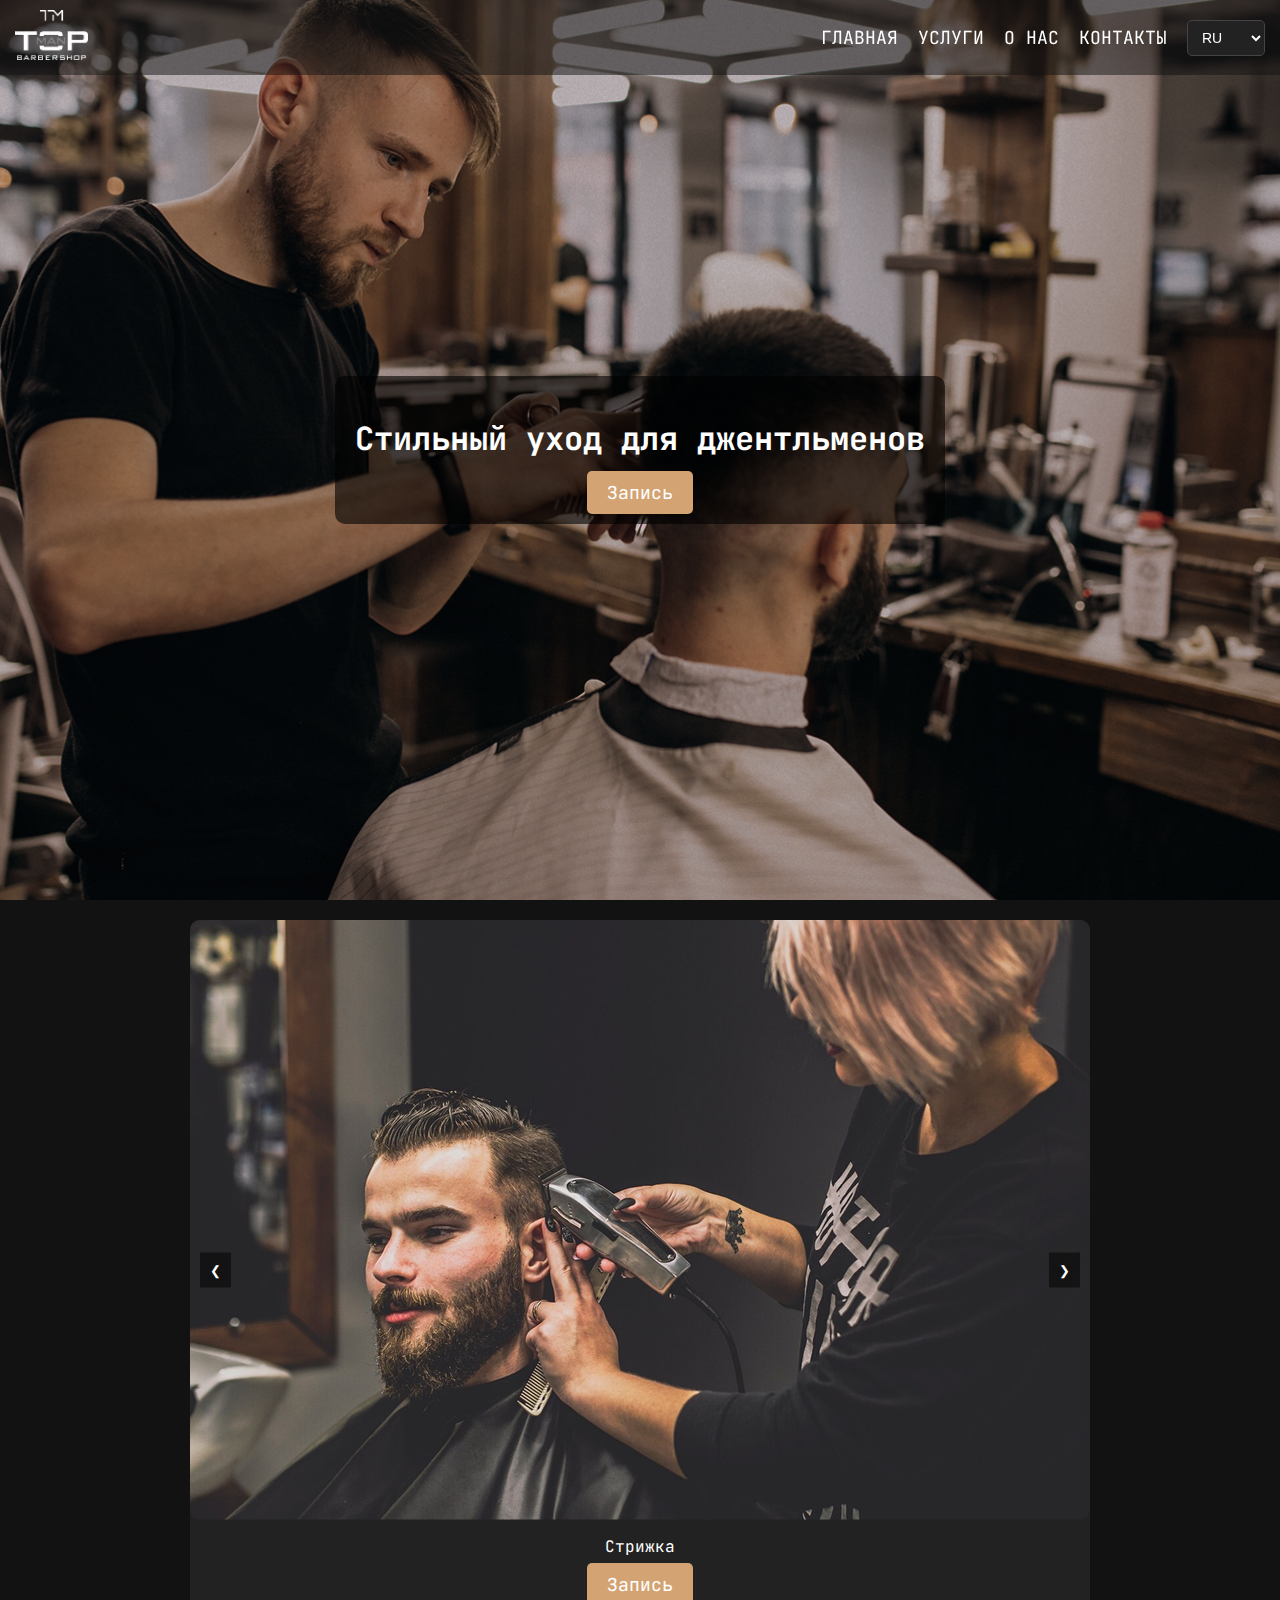
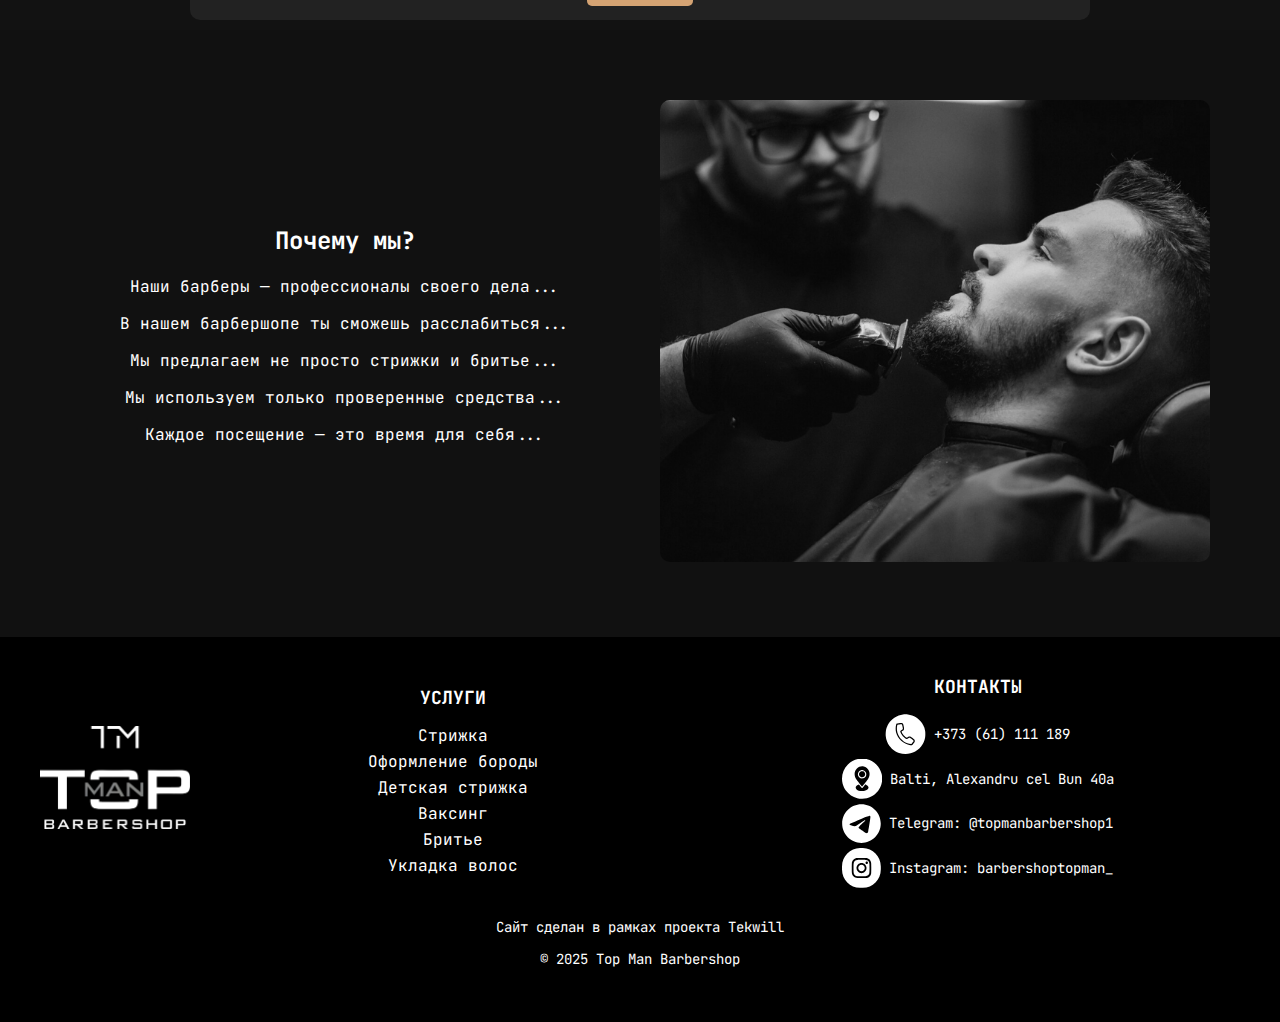
<file: index.html>
<!DOCTYPE html>
<html lang="ru">

<head>
    <meta charset="UTF-8" />
    <meta name="viewport" content="width=device-width, initial-scale=1.0" />
    <title data-translate="indexTitle">Top Man Barbershop</title>
    <link rel="stylesheet" href="css/styles.css" />
    <link rel="preconnect" href="https://fonts.googleapis.com" />
    <link rel="preconnect" href="https://fonts.gstatic.com" crossorigin />
    <link href="https://fonts.googleapis.com/css2?family=JetBrains+Mono:wght@100..800&display=swap" rel="stylesheet" />
    <link id="favicon" rel="icon" type="image/png" href="img/favicon-light.png" />
</head>

<body>
    <!-- Хедер -->
    <header class="header">
        <div class="logo">
            <a href="index.html"><img src="img/image_29-removebg-preview 1.png" alt="Logo" /></a>
        </div>
        <button class="hamburger-btn">
            <span class="hamburger-icon"></span>
            <span class="hamburger-icon"></span>
            <span class="hamburger-icon"></span>
        </button>
        <nav class="nav" id="navMenu">
            <a href="index.html" data-translate="home">Главная</a>
            <a href="pages/services.html" data-translate="services">Услуги</a>
            <a href="pages/about.html" data-translate="about">О нас</a>
            <a href="#contact" data-translate="contacts">Контакты</a>
            <div class="language-selector">
                <select id="languageSelect">
                    <option value="ru">RU</option>
                    <option value="en">EN</option>
                    <option value="ro">RO</option>
                </select>
            </div>
        </nav>
    </header>

    <!-- Основной контент -->
    <main>
        <!-- Герой секция -->
        <div class="hero">
            <div class="overlay">
                <h1 data-translate="slogan">Стильный уход для джентельменов</h1>
                <a class="btn" data-translate="booking" href="pages/services.html">Запись</a>
            </div>
        </div>

        <!-- Карусель -->
        <section id="services" class="carousel-container">
            <button class="carousel-btn prev">&#10094;</button>
            <button class="carousel-btn next">&#10095;</button>
            <div class="carousel">
                <div class="carousel-item">
                    <img src="img/image 32.png" alt="Фото 1" />
                    <p data-translate="haircut">Стрижка</p>
                    <a class="btn" data-translate="booking" href="pages/services.html">Запись</a>
                </div>
                <div class="carousel-item">
                    <img src="img/istockphoto-1185955900-612x612 1.png" alt="Фото 2" />
                    <p data-translate="beard">Оформление бороды</p>
                    <a class="btn" data-translate="booking" href="pages/services.html">Запись</a>
                </div>
                <div class="carousel-item">
                    <img src="img/image 35.png" alt="Фото 3" />
                    <p data-translate="waxing">Ваксинг</p>
                    <a class="btn" data-translate="booking" href="pages/services.html">Запись</a>
                </div>
            </div>
        </section>

        <!-- Секция "Почему мы?" -->
        <section id="why-us" class="why-us">
            <div class="why-us-container">
                <div class="why-us-text">
                    <h2 data-translate="whyUs">Почему мы?</h2>
                    <p data-translate="whyUsText1">Наши барберы — профессионалы своего дела...</p>
                    <p data-translate="whyUsText2">В нашем барбершопе ты сможешь расслабиться...</p>
                    <p data-translate="whyUsText3">Мы предлагаем не просто стрижки и бритье...</p>
                    <p data-translate="whyUsText4">Мы используем только проверенные средства...</p>
                    <p data-translate="whyUsText5">Каждое посещение — это время для себя...</p>
                </div>
                <div class="why-us-image">
                    <img src="img/image3.png" alt="Барбер за работой" />
                </div>
            </div>
        </section>
    </main>

    <!-- Футер -->
    <footer id="contact">
        <div class="footer-container">
            <div class="footer-logo">
                <img src="img/image_29-removebg-preview 1.png" alt="Top Man Barbershop" />
            </div>
            <div class="footer-services">
                <h3 data-translate="services">Услуги</h3>
                <ul>
                    <li data-translate="haircut">Мужская стрижка</li>
                    <li data-translate="beard">Оформление бороды</li>
                    <li data-translate="kidsHaircut">Детская стрижка</li>
                    <li data-translate="waxing">Ваксинг</li>
                    <li data-translate="shaving">Бритье</li>
                    <li data-translate="styling">Укладка волос</li>
                </ul>
            </div>
            <div class="footer-contacts">
                <h3 data-translate="contacts">Контакты</h3>
                <ul>
                    <li class="contact-item">
                        <img src="img/Телефон.svg" alt="Телефон" />
                        <a href="tel:+37361111189">+373 (61) 111 189</a>
                    </li>
                    <li class="contact-item">
                        <img src="img/Локация.svg" alt="Адрес" />
                        <a href="https://maps.app.goo.gl/9taKbz49qYcP1yCP8" target="_blank"
                            data-translate="address">Balti, Alexandru cel Bun 40a</a>
                    </li>
                    <li class="contact-item">
                        <img src="img/Telegram.svg" alt="Telegram" />
                        <a href="https://t.me/topmanbarbershop1" target="_blank">Telegram: @topmanbarbershop1</a>
                    </li>
                    <li class="contact-item">
                        <img src="img/Instagram.svg" alt="Instagram" />
                        <a href="https://www.instagram.com/barbershoptopman_/" target="_blank">Instagram:
                            barbershoptopman_</a>
                    </li>
                </ul>
            </div>
        </div>
        <div class="footer-text">
            <p data-translate="projectNote">Сайт сделан в рамках проекта Tekwill</p>
            <p>© 2025 Top Man Barbershop</p>
        </div>
    </footer>
    <script src="JS/scripts.js"></script>
    <script src="JS/scripts_translate.js"></script>
</body>

</html>
</file>
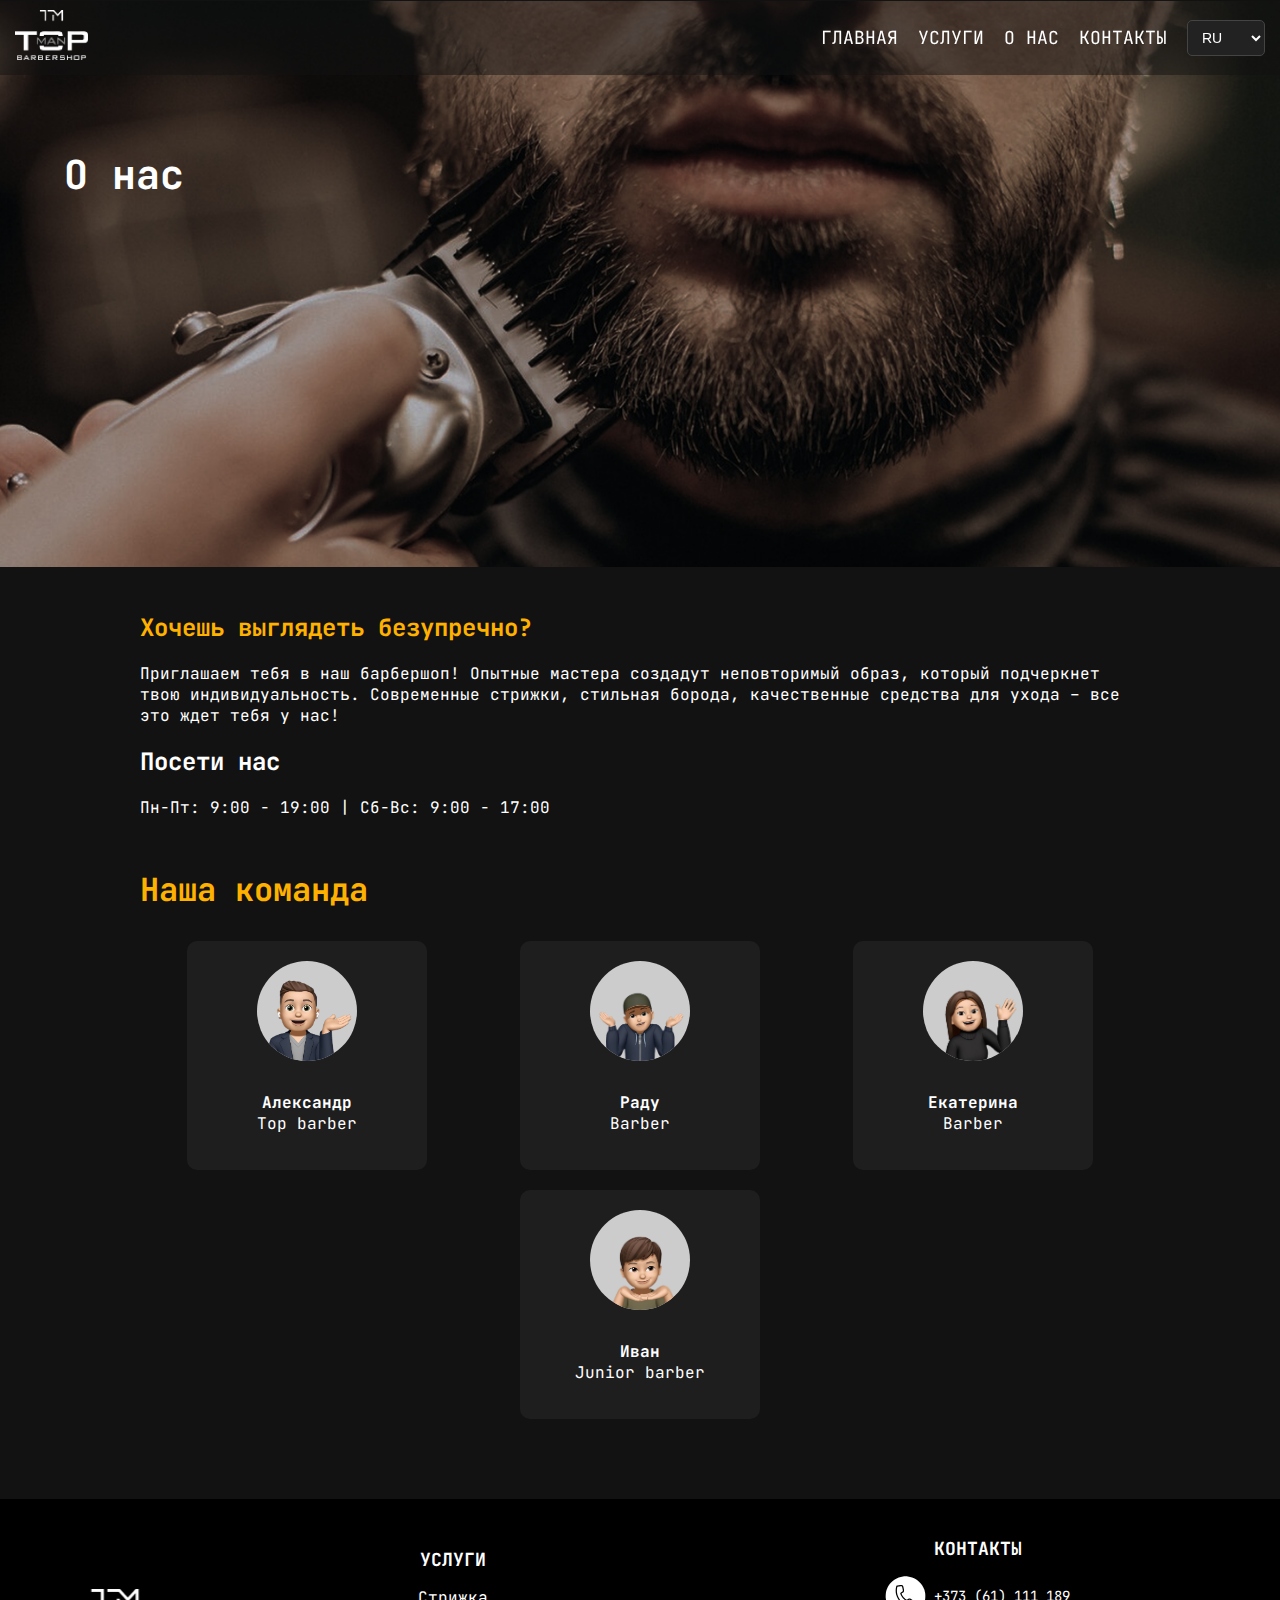
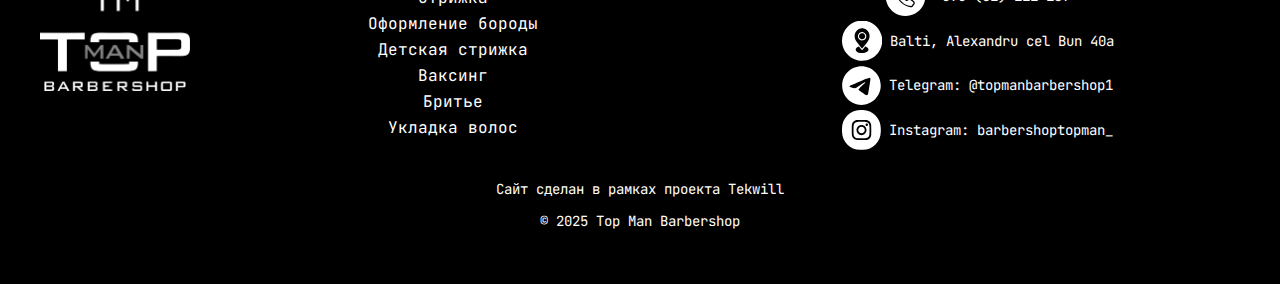
<file: pages/about.html>
<!DOCTYPE html>
<html lang="ru">

<head>
    <meta charset="UTF-8">
    <meta name="viewport" content="width=device-width, initial-scale=1.0">
    <title data-translate="aboutTitle">О нас | Барбершоп</title>
    <link href="https://fonts.googleapis.com/css2?family=JetBrains+Mono:wght@400;700&display=swap" rel="stylesheet">
    <link rel="stylesheet" href="../css/styles.css">
    <link id="favicon" rel="icon" type="image/png" href="../img/favicon-light.png">
</head>

<body>
    <header class="header">
        <!-- Логотип слева -->
        <div class="logo">
            <a href="../index.html"><img src="../img/image_29-removebg-preview 1.png" alt="Logo"></a>
        </div>
        <!-- Бургер-меню справа -->
        <button class="hamburger-btn">
            <span class="hamburger-icon"></span>
            <span class="hamburger-icon"></span>
            <span class="hamburger-icon"></span>
        </button>
        <!-- Меню -->
        <nav class="nav" id="navMenu">
            <a href="../index.html" data-translate="home">Главная</a>
            <a href="services.html" data-translate="services">Услуги</a>
            <a href="about.html" data-translate="about">О нас</a>
            <a href="#contact" data-translate="contacts">Контакты</a>

            <!-- Выбор языка -->
            <div class="language-selector">
                <select id="languageSelect">
                    <option value="ru">RU</option>
                    <option value="en">EN</option>
                    <option value="ro">RO</option>
                </select>
            </div>
        </nav>
    </header>


    <main>
        <div class="heroabout">
            <img src="../img/image 36.png" alt="Барбершоп">
            <h2 class="hero-title" data-translate="aboutHeader">О нас</h2>
        </div>

        <div class="container">
            <div class="info">
                <div class="left">
                    <h2 style="color: #ffb100;" data-translate="wantLookPerfectHeader">Хочешь выглядеть безупречно?</h2>
                    <p data-translate="wantLookPerfectText">Приглашаем тебя в наш барбершоп! Опытные мастера создадут
                        неповторимый образ, который подчеркнет твою индивидуальность. Современные стрижки, стильная
                        борода, качественные средства для ухода – все это ждет тебя у нас!</p>
                </div>
                <div class="left">
                    <h2 data-translate="visitUsHeader">Посети нас</h2>
                    <p data-translate="workingHours">Пн-Пт: 9:00 - 19:00 | Сб-Вс: 9:00 - 17:00</p>
                </div>
            </div>

            <div class="section">
                <h2 data-translate="ourTeamHeader">Наша команда</h2>
                <div class="team">
                    <div class="team-member">
                        <img src="../img/Alexandr.png" alt="">
                        <p><strong data-translate="teamMemberAlexandr">Alexandr</strong><br
                                data-translate="teamMemberTopBarber">Top barber</p>
                    </div>
                    <div class="team-member">
                        <img src="../img/Radu.png" alt="">
                        <p><strong data-translate="teamMemberRadu">Radu</strong><br
                                data-translate="teamMemberBarber">Barber</p>
                    </div>
                    <div class="team-member">
                        <img src="../img/Ekaterina.png" alt="">
                        <p><strong data-translate="teamMemberEkaterina">Ekaterina</strong><br
                                data-translate="teamMemberBarber">Barber</p>
                    </div>
                    <div class="team-member">
                        <img src="../img/Ivan.png" alt="">
                        <p><strong data-translate="teamMemberIvan">Ivan</strong><br
                                data-translate="teamMemberJuniorBarber">Junior barber</p>
                    </div>
                </div>
            </div>
        </div>

    </main>
    <footer id="contact">
        <div class="footer-container">
            <div class="footer-logo">
                <img src="../img/image_29-removebg-preview 1.png" alt="Top Man Barbershop">
            </div>
            <div class="footer-services">
                <h3 data-translate="services">Услуги</h3>
                <ul>
                    <li data-translate="haircut">Мужская стрижка</li>
                    <li data-translate="beard">Оформление бороды</li>
                    <li data-translate="kidsHaircut">Детская стрижка</li>
                    <li data-translate="waxing">Ваксинг</li>
                    <li data-translate="shaving">Бритье</li>
                    <li data-translate="styling">Укладка волос</li>
                </ul>
            </div>
            <div class="footer-contacts">
                <h3 data-translate="contacts">Контакты</h3>
                <ul>
                    <li class="contact-item">
                        <img src="../img/Телефон.svg" alt="Телефон">
                        <a href="tel:+37361111189">+373 (61) 111 189</a>
                    </li>
                    <li class="contact-item">
                        <img src="../img/Локация.svg" alt="Адрес">
                        <a href="https://maps.app.goo.gl/9taKbz49qYcP1yCP8" target="_blank"
                            data-translate="address">Balti, Alexandru cel Bun 40a</a>
                    </li>
                    <li class="contact-item">
                        <img src="../img/Telegram.svg" alt="Telegram">
                        <a href="https://t.me/topmanbarbershop1" target="_blank">Telegram: @topmanbarbershop1</a>
                    </li>
                    <li class="contact-item">
                        <img src="../img/Instagram.svg" alt="Instagram">
                        <a href="https://www.instagram.com/barbershoptopman_/" target="_blank">Instagram:
                            barbershoptopman_</a>
                    </li>
                </ul>
            </div>
        </div>
        <div class="footer-text">
            <p data-translate="projectNote"> Сайт сделан в рамках проекта Tekwill </p>
            <p">© 2025 Top Man Barbershop</p>
        </div>
    </footer>

    <script src="../JS/scripts.js"></script>
    <script src="../JS/scripts_translate.js"></script>
</body>

</html>
</file>
<file: css/styles.css>
/* Блок: Обновление стилей для кнопок выбора услуги */
.service-buttons {
  display: flex;
  flex-wrap: wrap;
  /* Позволяет кнопкам переноситься на новую строку */
  gap: 10px;
  /* Отступ между кнопками */
  justify-content: center;
  /* Центрирование кнопок */
}

/* Блок: Сохранение двух кнопок в строке для экранов до 1300px */
@media (max-width: 1300px) {
  .service-buttons button {
    flex: 1 1 calc(50% - 10px);
    max-width: calc(50% - 10px);
  }
}

/* Блок: Сохранение двух кнопок в строке для экранов до 768px */
@media (max-width: 768px) {
  .service-buttons button {
    flex: 1 1 calc(50% - 10px);
    max-width: calc(50% - 10px);
  }
}

/* Блок: Меню заказа (отмена фиксированного позиционирования) */
.order-menu {
  margin-top: 20px;
  /* Отступ сверху для визуального разделения */
  position: static;
  /* Меню перемещается вниз при уменьшении ширины */
}

@media (max-width: 768px) {
  .order-menu {
    margin-top: 10px;
    /* Меньший отступ на маленьких экранах */
  }
}

/* Блок: Основные стили страницы */
body {
  background-color: #111;
  color: white;
  font-family: "JetBrains Mono", sans-serif;
  margin: 0;
  overflow-x: hidden;
}

/* Блок: Основные стили для хедера */
.header {
  width: 100%;
  max-width: 100vw;
  padding: 10px 15px;
  box-sizing: border-box;
  display: flex;
  justify-content: space-between;
  align-items: center;
  position: fixed;
  top: 0;
  left: 0;
  z-index: 1000;
  background-color: rgba(17, 17, 17, 0.5);
  /* Начальная прозрачность 50% */
  transition: background-color 0.3s ease;
  /* Плавное изменение фона */
}

.header.scrolled {
  background-color: rgba(17, 17, 17, 1);
  /* Полностью непрозрачный фон */
}

/* Блок: Логотип */
.logo img {
  height: 50px;
  max-width: 100%;
}

/* Блок: Стили для меню */
.nav {
  align-items: center;
  display: flex;
  gap: 20px;
  transition: all 0.3s ease-in-out;
  width: auto;
}

.nav a,
.footer-contacts a {
  color: white;
  font-size: 14px;
  text-decoration: none;
  white-space: nowrap;
  /* Блокирует перенос текста */
}

/* Блок: Языковой переключатель */
.language-selector select {
  background-color: #222;
  border: 1px solid #444;
  border-radius: 5px;
  color: white;
  cursor: pointer;
  font-size: 14px;
  padding: 8px 25px 8px 10px;
  transition: background 0.3s, border-color 0.3s;
}

.language-selector select:hover {
  background-color: #333;
}

/* Блок: Бургер-меню */
.hamburger-btn {
  background: transparent;
  border: none;
  cursor: pointer;
  display: none;
  flex-direction: column;
  gap: 5px;
  /* Расстояние между линиями */
}

.hamburger-icon {
  background-color: #fff;
  display: block;
  height: 3px;
  transition: all 0.3s ease;
  width: 25px;
}

/* Блок: Навигационное меню */
.nav {
  align-items: center;
  display: flex;
  gap: 20px;
  transition: transform 0.3s ease, max-height 0.5s ease;
  z-index: 1000;
}

.nav.show {
  transform: translateX(0);
}

/* Блок: Стили для ссылок внутри меню */
.nav ul {
  list-style: none;
  margin: 0;
  padding: 20px;
}

.nav li {
  margin-bottom: 20px;
}

.nav a {
  color: white;
  font-size: 18px;
  text-decoration: none;
}

/* Блок: Мобильное меню и переупорядочивание элементов */
@media (max-width: 768px) {
  .nav {
    align-items: center;
    background-color: black;
    display: none;
    /* По умолчанию меню скрыто */
    flex-direction: column;
    gap: 10px;
    left: 0;
    padding: 20px 0;
    position: absolute;
    top: 60px;
    width: 100%;
  }

  .nav.show {
    display: block;
  }

  .nav a {
    display: block;
    padding: 10px 0;
    text-align: center;
    width: 100%;
    order: 1;
  }

  /* Переупорядочивание переключателя языка */
  .language-selector {
    order: 2;
    width: 100%;
    text-align: center;
    margin: 10px 0;
  }

  .language-selector select {
    margin: 0 auto;
    display: block;
  }

  .hamburger-btn {
    display: flex;
  }
}

/* Блок: Герой секция */
.hero {
  background: url('../img/image1.png') no-repeat center center/cover;
  display: flex;
  height: 100vh;
  justify-content: center;
  align-items: center;
  position: relative;
  text-align: center;
}

.overlay {
  background: rgba(0, 0, 0, 0.6);
  border-radius: 10px;
  padding: 20px;
}

.hero-title {
  font-size: 40px;
  font-weight: bold;
  left: 5%;
  max-width: 90vw;
  position: absolute;
  top: 20%;
}

/* Блок: Кнопки */
.btn {
  background: #d4a373;
  border-radius: 5px;
  color: #fff;
  cursor: pointer;
  font-size: 18px;
  padding: 10px 20px;
  transition: 0.3s;
  margin-bottom: 20px; /* Отступ снизу */
  text-decoration: none;
}


.btn:hover {
  background: #b5835a;
  box-shadow: 0 0 10px rgba(255, 255, 255, 0.3);
}

/* Блок: Карусель */
.carousel-container {
  margin: auto;
  margin-bottom: 10px;
  margin-top: 20px;
  max-width: 900px;
  overflow: hidden;
  position: relative;
  width: 80%;

}

.carousel {
  display: flex;
  transition: transform 0.5s ease-in-out;
  height: 700px;
}

.carousel-item {
  background: #222;
  border-radius: 10px;
  flex: 0 0 100%;
  margin: 0;
  padding: 0;
  padding-bottom: 1%;
  text-align: center;
}

.carousel-item img {
  border-radius: 10px;
  display: block;
  height: 600px;
  margin-bottom: 5px;
  object-fit: cover;
  width: 100%;
}

.carousel-btn {
  background: rgba(0, 0, 0, 0.5);
  border: none;
  color: white;
  cursor: pointer;
  padding: 10px;
  position: absolute;
  top: 50%;
  transform: translateY(-50%);
  z-index: 10;
}

.prev {
  left: 10px;
}

.next {
  right: 10px;
}

.carousel-btn:hover {
  background: rgba(0, 0, 0, 0.7);
}

/* Блок: Почему? */
.why-us {
  background-color: #111;
  color: white;
  padding: 50px;
  text-align: center;
}

.why-us-container {
  align-items: center;
  display: flex;
  flex-wrap: wrap;
  justify-content: center;
  margin: auto;
  max-width: 1200px;
}

.why-us-text,
.why-us-image {
  flex: 1;
  min-width: 300px;
  padding: 20px;
}

.why-us-image img {
  border-radius: 10px;
  max-width: 100%;
}

/* Блок: Секционные стили */
.container {
  margin: auto;
  max-width: 1000px;
  padding: 20px;
}

.heroabout {
  position: relative;
}

.heroabout img {
  height: auto;
  width: 100%;
}

.section {
  margin: 50px 0;
  text-align: left;
}

.section h2 {
  color: #ffb100;
  font-size: 32px;
  margin-bottom: 20px;
}

/* Блок: Команда */
.team {
  display: flex;
  flex-wrap: wrap;
  justify-content: space-around;
}

.team-member {
  background: #1e1e1e;
  border-radius: 10px;
  margin: 10px;
  padding: 20px;
  text-align: center;
  width: 200px;
}

.team-member img {
  background: #ccc;
  border-radius: 50%;
  height: 100px;
  margin-bottom: 10px;
  width: 100px;
}

/* Блок: Подвал */
footer {
  background-color: black;
  padding: 20px 0 40px;
}

.footer-container {
  align-items: center;
  display: flex;
  flex-wrap: wrap;
  justify-content: space-between;
  margin: 0 auto;
  max-width: 1200px;
}

.footer-logo img {
  width: 150px;
}

.footer-services,
.footer-contacts {
  flex: 1;
  text-align: center;
}

.footer-services h3,
.footer-contacts h3 {
  font-size: 18px;
  margin-bottom: 10px;
}

.footer-services ul,
.footer-contacts ul {
  list-style: none;
  padding: 0;
}

.footer-services li,
.footer-contacts li {
  align-items: center;
  display: flex;
  gap: 8px;
  justify-content: center;
  margin-bottom: 5px;
}

.footer-text {
  color: white;
  font-size: 14px;
  margin: 0;
  text-align: center;
}

/* Блок: Мобильная версия футера */
@media (max-width: 768px) {
  .footer-container {
    align-items: center;
    flex-direction: column;
    gap: 20px;
    text-align: center;
  }

  .footer-logo img {
    width: 120px;
  }

  .footer-services h3,
  .footer-contacts h3 {
    font-size: 16px;
  }

  .footer-services li,
  .footer-contacts li {
    font-size: 14px;
  }

  .carousel-item img {
    height: 300px;
    width: auto;
  }

  .carousel-btn {
    font-size: 14px;
    height: 40px;
    padding: 5px;
    width: 40px;
  }

  .prev {
    left: 5px;
  }

  .next {
    right: 5px;
  }

  .carousel-item img {
    height: 250px;
    object-fit: contain;
    width: 100%;
  }
  
  .carousel {
    height: 350px;
  }
  
}

/* Блок: Общие стили */
body {
  background-color: #121212;
  color: white;
  font-family: 'JetBrains Mono', monospace;
  margin: 0;
  padding: 0;
}

/* Блок: Фото */
.image-container {
  height: 650px;
  overflow: hidden;
  position: relative;
  width: 100%;
}

.image-container img {
  height: 100%;
  object-fit: cover;
  width: 100%;
}

.image-container h1 {
  color: white;
  font-size: 48px;
  font-weight: bold;
  left: 5%;
  position: absolute;
  top: 20%;
}

/* Блок: Навигация по этапам */
.steps {
  display: flex;
  flex-wrap: wrap;
  font-size: 14px;
  gap: 10px;
  justify-content: flex-start;
  margin: 30px 0 20px 40px;
}

.step {
  color: #D9D9D9;
  cursor: pointer;
}

.step.active {
  color: white;
  font-weight: bold;
}

.step::after {
  color: #D9D9D9;
  content: " → ";
}

.step:last-child::after {
  content: "";
}

/* Блок: Выбор барбера */
.barber-selection {
  animation: fadeIn 0.3s ease-in-out;
  display: flex;
  gap: 10px;
  justify-content: center;
  margin: 20px 0;
}

.barber-btn {
  background-color: white;
  border: none;
  border-radius: 10px;
  cursor: pointer;
  font-size: 16px;
  padding: 10px 20px;
  transition: background-color 0.3s ease;
}

.barber-btn.active {
  background-color: #FFCC6D;
}

/* Блок: Информация о барбере */
.barber-info {
  align-items: center;
  display: flex;
  gap: 20px;
  margin-bottom: 20px;
  padding-left: 20px;
}

.barber-photo {
  background: gray;
  border-radius: 50%;
  height: 50px;
  width: 50px;
}

/* Блок: Основной контент */
.main-content {
  align-items: flex-start;
  display: flex;
  flex-wrap: nowrap;
  gap: 20px;
  justify-content: space-between;
  margin-top: 30px;
}

/* Блок: Адаптивное расположение этапа 1 */
@media (max-width: 1024px) {
  .main-content {
    flex-direction: column;
    align-items: center;
  }

  .order-menu {
    margin: 20px auto 0 !important;
    width: 90%;
  }
}

/* Блок: Сетка карточек услуг */
.services-container {
  align-items: center;
  display: grid;
  gap: 60px;
  grid-template-columns: repeat(3, 1fr);
  margin-bottom: 50px;
  max-width: 1000px;
  padding: 20px;
  justify-items: center;
  width: 70%;
}

@media (max-width: 1300px) {
  .services-container {
    grid-template-columns: repeat(2, 1fr);
  }
}

@media (max-width: 768px) {
  .services-container {
    grid-template-columns: repeat(1, 1fr);
  }
}

/* Блок: Услуги */
.service-card {
  background-color: #F0E6D2;
  border-radius: 10px;
  color: black;
  cursor: pointer;
  height: 146.2px;
  padding: 15px;
  text-align: center;
  transition: transform 0.3s;
  width: 247.63px;
}

.service-card:hover {
  transform: scale(1.05);
}

/* Блок: Меню заказа */
.order-menu {
  background-color: #EBEBEB;
  border-radius: 10px;
  color: black;
  height: auto;
  margin-right: 20px;
  margin-top: 30px;
  padding: 15px;
  width: auto;
  margin-bottom: 40px;
}

.order-menu h2 {
  margin-bottom: 15px;
  text-align: center;
}

.order-list {
  list-style: none;
  padding: 0;
}

.order-list li {
  align-items: center;
  display: flex;
  justify-content: space-between;
  margin-bottom: 5px;
}

.remove-btn {
  background: none;
  border: none;
  color: red;
  cursor: pointer;
  font-size: 16px;
}

.total-price {
  font-weight: bold;
  margin: 15px 0;
  text-align: center;
}

.order-btn {
  background-color: #FFCC6D;
  border: none;
  cursor: pointer;
  font-size: 16px;
  padding: 10px;
  width: 100%;
}

/* Блок: Блок с информацией о дате и времени в шаге 3 */
.order-menu-container {
  align-items: center;
  display: flex;
  flex-direction: column;
  margin-right: 20px;
  margin-top: 30px;
}

.order-summary {
  background-color: #EBEBEB;
  border-radius: 10px;
  color: black;
  margin-bottom: 20px;
  padding: 10px;
  width: 100%;
}

.order-summary p {
  font-size: 16px;
  margin: 5px 0;
  text-align: center;
}

/* Блок: Личные данные (шаг 3) */
.personal-data-content {
  margin-left: 20px;
  margin-top: -20px;
  width: 70%;
}

.personal-data-content h2 {
  font-size: 24px;
  margin-bottom: 20px;
  padding-left: 20px;
}

.personal-data-content form {
  display: flex;
  flex-direction: column;
  gap: 15px;
  max-width: 400px;
}

.personal-data-content label {
  font-size: 16px;
}

.personal-data-content input {
  border: none;
  border-radius: 5px;
  font-size: 16px;
  padding: 10px;
}

/* Блок: Шаг 4: Подтверждение */
.confirmation-content {
  padding: 40px;
  text-align: center;
}

#finalSummary {
  list-style: none;
  margin: 20px auto;
  max-width: 400px;
  padding: 0;
  text-align: left;
}

#finalSummary li {
  font-size: 16px;
  margin-bottom: 10px;
}

/* Блок: Скрытие элементов */
.hidden {
  display: none;
}

/* Блок: Блок выбора времени (шаг 2) */
.time-selection-content {
  margin-left: 20px;
  margin-top: -20px;
  width: 70%;
}

#timeSelection h2 {
  font-size: 24px;
  margin-bottom: 20px;
  padding-left: 20px;
}

.calendar-container {
  align-items: center;
  display: flex;
  flex-direction: column;
  margin-bottom: 20px;
}

.calendar-dates .month {
  color: #D9D9D9;
  font-size: 24px;
  margin-bottom: 20px;
  text-align: center;
}

.dates-wrapper {
  display: flex;
  flex-wrap: wrap;
  gap: 10px;
  justify-content: center;
}

.date-wrapper {
  align-items: center;
  display: flex;
  flex-direction: column;
}

.date-btn {
  align-items: center;
  background-color: #fff;
  border: 1px solid #ddd;
  border-radius: 50%;
  cursor: pointer;
  display: flex;
  font-size: 16px;
  font-weight: bold;
  height: 40px;
  justify-content: center;
  transition: background-color 0.3s ease, border 0.3s ease, color 0.3s ease, transform 0.2s ease-in-out;
  width: 40px;
}

.date-btn.current-week {
  background-color: #D9D9D9;
  color: black;
}

.date-btn.next-week {
  background-color: #000;
  color: white;
}

.date-btn.active {
  background-color: #f0c040; /* Заливка цветом, как у кнопок времени */
  border: 2px solid #FFCC6D; /* Граница для выделения */
  color: black; /* Цвет текста для читаемости */
  transform: scale(1.07); /* Эффект масштабирования, как у кнопок времени */
}

.date-btn:hover {
  background-color: #f0f0f0;
}

.day-label {
  color: #D9D9D9;
  font-size: 14px;
  margin-top: 5px;
}

/* Блок: Выбор времени (слоты) */
.time-slots {
  align-items: center;
  display: grid;
  gap: 15px;
  grid-template-columns: repeat(6, 1fr);
  margin: 20px auto;
  max-width: 900px;
  padding: 0 40px;
  justify-content: center;
}

@media (max-width: 1024px) {
  .time-slots {
    grid-template-columns: repeat(4, 1fr);
  }
}

@media (max-width: 600px) {
  .time-slots {
    grid-template-columns: repeat(2, 1fr);
  }
}

/* Блок: Кнопки времени */
.time-btn {
  align-items: center;
  background: #f5f3eb;
  border: none;
  border-radius: 12px;
  cursor: pointer;
  display: flex;
  font-family: 'JetBrains Mono', monospace;
  font-size: 20px;
  gap: 8px;
  justify-content: center;
  max-width: 130px;
  padding: 18px 12px;
  transition: transform 0.2s ease-in-out;
  width: 100%;
}

.time-btn img {
  height: 22px;
  width: 22px;
}

.time-btn:hover {
  background-color: #E6DFD0;
  transform: scale(1.07);
}

.time-btn.active {
  background: #f0c040;
}

.time-icon {
  height: 18px;
  width: 18px;
}

/* Блок: Анимация появления */
.fade-in {
  animation: fadeIn 0.3s ease-in-out forwards;
}

@keyframes fadeIn {
  from {
    opacity: 0;
    transform: translateY(10px);
  }

  to {
    opacity: 1;
    transform: translateY(0);
  }
}

/* Блок: Дополнительное расстояние между ордер-меню и футером */
.order-menu {
  height: auto;
  max-width: 250px;
  min-width: 250px;
  width: 250px;
}

.order-menu {
  margin-bottom: 40px;
}
</file>
